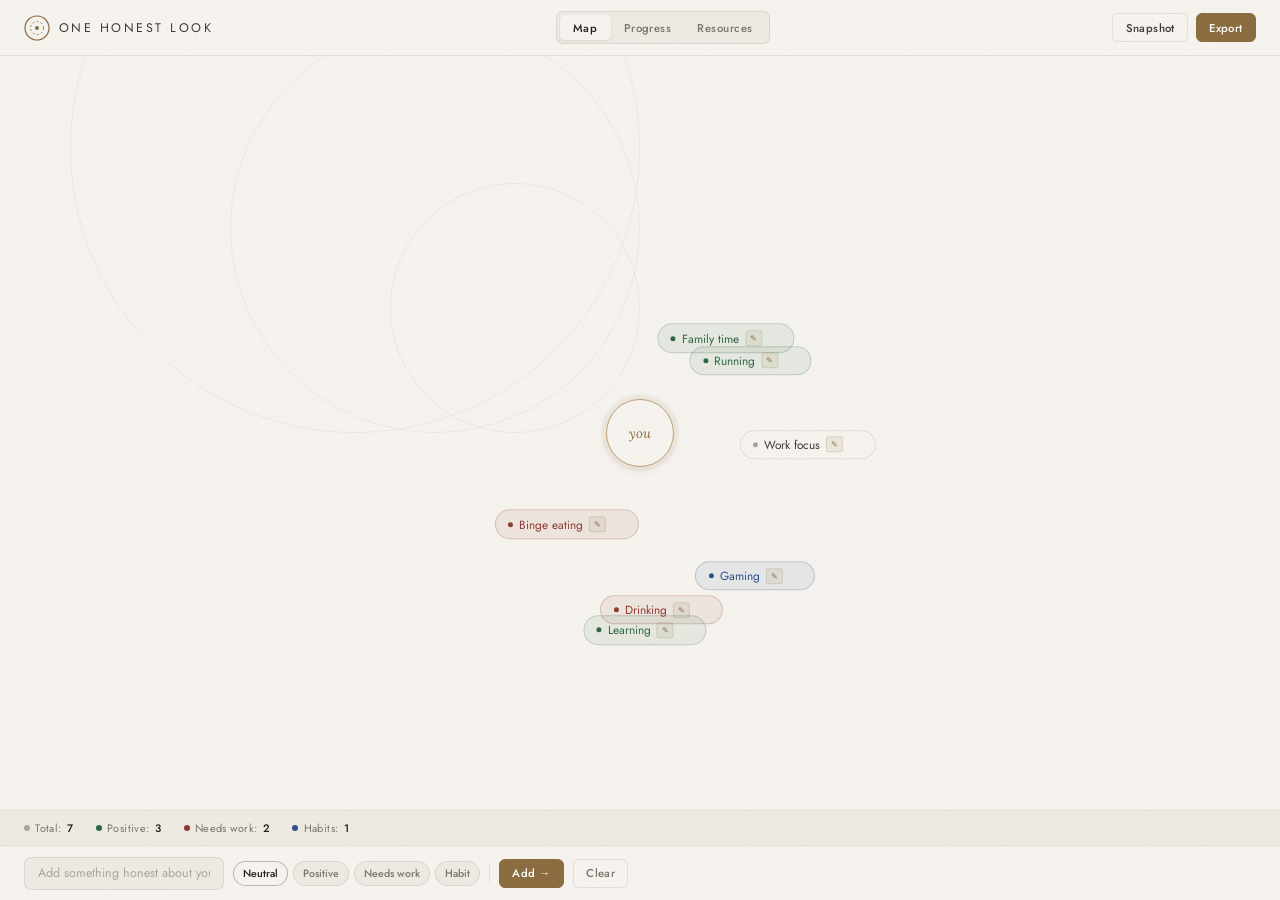
<file: src/imports/index.html>
<!DOCTYPE html>
<html lang="en">
<head>
<meta charset="UTF-8">
<meta name="viewport" content="width=device-width, initial-scale=1.0">
<title>One Honest Look</title>
<link href="https://fonts.googleapis.com/css2?family=Lora:ital,wght@0,400;0,600;1,400&family=Jost:wght@300;400;500&display=swap" rel="stylesheet">
<style>
*, *::before, *::after { box-sizing: border-box; margin: 0; padding: 0; }
:root {
  --bg:       #f6f3ee;
  --bg2:      #edeae3;
  --bg3:      #e4e0d8;
  --ink:      #1e1c18;
  --ink2:     #3c3a34;
  --ink3:     #78756c;
  --ink4:     #a9a59c;
  --rule:     rgba(30,28,24,0.09);
  --rule2:    rgba(30,28,24,0.05);
  --gold:     #8a6c3e;
  --gold-lt:  #c4a06e;
  --gold-bg:  rgba(138,108,62,0.09);
  --red:      #8c3a2e;
  --red-bg:   rgba(140,58,46,0.08);
  --red-ln:   rgba(140,58,46,0.22);
  --green:    #2e6645;
  --green-bg: rgba(46,102,69,0.08);
  --green-ln: rgba(46,102,69,0.22);
  --blue:     #2e4f8c;
  --blue-bg:  rgba(46,79,140,0.08);
  --blue-ln:  rgba(46,79,140,0.22);
  --font-h:   'Lora', Georgia, serif;
  --font-b:   'Jost', sans-serif;
  --sh:       0 2px 12px rgba(30,28,24,0.08);
  --sh-lg:    0 8px 40px rgba(30,28,24,0.14);
}
body { background:var(--bg); color:var(--ink); font-family:var(--font-b); height:100vh; overflow:hidden; display:flex; flex-direction:column; }
body::after { content:''; position:fixed; inset:0; background-image:url("data:image/svg+xml,%3Csvg xmlns='http://www.w3.org/2000/svg' width='200' height='200'%3E%3Cfilter id='n'%3E%3CfeTurbulence type='fractalNoise' baseFrequency='0.8' numOctaves='4' stitchTiles='stitch'/%3E%3C/filter%3E%3Crect width='200' height='200' filter='url(%23n)' opacity='0.022'/%3E%3C/svg%3E"); pointer-events:none; z-index:9999; }

/* ─ HEADER ─ */
header { flex-shrink:0; display:flex; align-items:center; justify-content:space-between; padding:0 1.5rem; height:56px; border-bottom:1px solid var(--rule); background:var(--bg); z-index:100; gap:1rem; }
.logo { display:flex; align-items:center; gap:0.55rem; flex-shrink:0; text-decoration:none; cursor:default; }
.logo-mark { width:26px; height:26px; flex-shrink:0; }
.logo-text { font-family:var(--font-b); font-size:0.78rem; font-weight:400; letter-spacing:0.2em; text-transform:uppercase; color:var(--ink2); }
.nav-tabs { display:flex; background:var(--bg2); border-radius:7px; padding:3px; border:1px solid var(--rule); }
.nav-tab { font-family:var(--font-b); font-size:0.71rem; font-weight:500; padding:0.3rem 0.82rem; border-radius:5px; border:none; background:none; color:var(--ink3); cursor:pointer; transition:all 0.14s; letter-spacing:0.04em; white-space:nowrap; }
.nav-tab.active { background:var(--bg); color:var(--ink); box-shadow:0 1px 3px rgba(30,28,24,0.09); }
.hdr-right { display:flex; align-items:center; gap:0.5rem; flex-shrink:0; }
.btn { font-family:var(--font-b); font-size:0.71rem; font-weight:500; padding:0.34rem 0.78rem; border-radius:6px; border:1px solid var(--rule); background:var(--bg); color:var(--ink2); cursor:pointer; letter-spacing:0.03em; transition:all 0.13s; white-space:nowrap; }
.btn:hover { background:var(--bg2); border-color:rgba(30,28,24,0.16); }
.btn.gold { background:var(--gold); color:#fff; border-color:var(--gold); }
.btn.gold:hover { background:#7a5e35; }

/* ─ VIEWS ─ */
.view { display:none; flex:1; overflow:hidden; }
.view.active { display:flex; }

/* ══ MAP ══ */
#view-map { flex-direction:column; }
#canvas-wrap { flex:1; position:relative; overflow:hidden; }
#canvas { position:absolute; inset:0; }
#lines-svg { position:absolute; inset:0; width:100%; height:100%; pointer-events:none; z-index:1; }
.you-ring { position:absolute; border-radius:50%; transform:translate(-50%,-50%); background:transparent; border:1px solid var(--rule2); pointer-events:none; z-index:0; }
.you-node { position:absolute; width:68px; height:68px; border-radius:50%; background:var(--bg); border:1.5px solid var(--gold-lt); display:flex; align-items:center; justify-content:center; transform:translate(-50%,-50%); z-index:20; pointer-events:none; box-shadow:0 0 0 5px rgba(138,108,62,0.06),var(--sh); }
.you-node span { font-family:var(--font-h); font-size:0.82rem; font-style:italic; color:var(--gold); }
.connector { stroke:var(--rule); stroke-width:1; fill:none; transition:stroke 0.2s; }
.connector.hl { stroke:var(--gold-lt); stroke-width:1.5; }
.bubble { position:absolute; border-radius:100px; padding:0.33rem 0.78rem; font-size:0.74rem; font-weight:400; cursor:grab; user-select:none; transform:translate(-50%,-50%); z-index:10; display:flex; align-items:center; gap:0.38rem; white-space:nowrap; transition:box-shadow 0.16s; animation:popIn 0.28s cubic-bezier(0.34,1.45,0.64,1) both; border:1px solid transparent; }
.bubble:hover { box-shadow:var(--sh); }
.bubble:active { cursor:grabbing; }
@keyframes popIn { from{opacity:0;transform:translate(-50%,-50%) scale(0.4)} to{opacity:1;transform:translate(-50%,-50%) scale(1)} }
.bubble.neutral  { background:var(--bg);  border-color:var(--rule);     color:var(--ink2); }
.bubble.positive { background:var(--green-bg); border-color:var(--green-ln); color:var(--green); }
.bubble.negative { background:var(--red-bg);   border-color:var(--red-ln);   color:var(--red); }
.bubble.habit    { background:var(--blue-bg);  border-color:var(--blue-ln);  color:var(--blue); }
.b-dot { width:5px; height:5px; border-radius:50%; flex-shrink:0; }
.bubble.positive .b-dot { background:var(--green); }
.bubble.negative .b-dot { background:var(--red); }
.bubble.habit    .b-dot { background:var(--blue); }
.bubble.neutral  .b-dot { background:var(--ink4); }
.del-btn { width:13px; height:13px; border-radius:50%; background:none; border:none; color:var(--ink4); font-size:10px; cursor:pointer; display:flex; align-items:center; justify-content:center; opacity:0; transition:opacity 0.12s,color 0.12s; padding:0; flex-shrink:0; }
.bubble:hover .del-btn { opacity:1; }
.del-btn:hover { color:var(--red); }
.note-badge { font-size:8px; background:var(--gold-bg); color:var(--gold); border-radius:3px; padding:1px 4px; border:1px solid rgba(138,108,62,0.18); cursor:pointer; flex-shrink:0; transition:background 0.12s; }
.note-badge:hover { background:rgba(138,108,62,0.2); }
.note-badge.yn-yes { background:var(--green-bg); color:var(--green); border-color:var(--green-ln); }
.note-badge.yn-no  { background:var(--red-bg);   color:var(--red);   border-color:var(--red-ln); }
#map-hint { position:absolute; top:50%; left:50%; transform:translate(-50%,calc(-50% + 62px)); text-align:center; pointer-events:none; z-index:2; transition:opacity 0.4s; }
#map-hint p { font-size:0.74rem; color:var(--ink4); line-height:2.1; }
#stats-strip { flex-shrink:0; display:flex; align-items:center; gap:1.4rem; padding:0 1.5rem; height:35px; border-top:1px solid var(--rule2); background:var(--bg2); font-size:0.68rem; color:var(--ink3); letter-spacing:0.04em; }
.stat-item { display:flex; align-items:center; gap:0.32rem; }
.s-dot { width:6px; height:6px; border-radius:50%; flex-shrink:0; }
.stat-val { font-weight:500; color:var(--ink); }
#add-bar { flex-shrink:0; display:flex; align-items:center; gap:0.55rem; padding:0.65rem 1.5rem; border-top:1px solid var(--rule); background:var(--bg); flex-wrap:wrap; }
#add-input { font-family:var(--font-b); font-size:0.78rem; background:var(--bg2); border:1px solid var(--rule); color:var(--ink); border-radius:7px; padding:0.4rem 0.82rem; width:200px; outline:none; transition:border-color 0.14s; }
#add-input:focus { border-color:var(--gold-lt); }
#add-input::placeholder { color:var(--ink4); }
.cat-row { display:flex; gap:0.28rem; }
.cat-chip { font-size:0.66rem; font-weight:500; padding:0.26rem 0.58rem; border-radius:100px; border:1px solid var(--rule); background:var(--bg2); color:var(--ink3); cursor:pointer; transition:all 0.12s; font-family:var(--font-b); }
.cat-chip.active-neutral  { background:var(--bg); border-color:rgba(30,28,24,0.28); color:var(--ink); }
.cat-chip.active-positive { background:var(--green-bg); border-color:var(--green-ln); color:var(--green); }
.cat-chip.active-negative { background:var(--red-bg);   border-color:var(--red-ln);   color:var(--red); }
.cat-chip.active-habit    { background:var(--blue-bg);  border-color:var(--blue-ln);  color:var(--blue); }
.vr { width:1px; height:18px; background:var(--rule); flex-shrink:0; }

/* ══ PROGRESS ══ */
#view-progress { flex-direction:column; overflow:hidden; }
.prog-scroll { flex:1; overflow-y:auto; padding:1.75rem 2rem 3rem; }
.prog-scroll-inner { max-width:860px; margin:0 auto; }
.sec-head { display:flex; align-items:flex-end; justify-content:space-between; gap:1rem; margin-bottom:1.4rem; flex-wrap:wrap; }
.sec-title { font-family:var(--font-h); font-size:1.3rem; font-style:italic; color:var(--ink); }
.sec-sub { font-size:0.72rem; color:var(--ink3); line-height:1.6; margin-top:0.15rem; }
.subsec-label { font-size:0.65rem; font-weight:500; letter-spacing:0.12em; text-transform:uppercase; color:var(--ink3); margin-bottom:0.9rem; }

/* Month nav */
.month-row { display:flex; align-items:center; gap:0.5rem; margin-bottom:1.3rem; }
.month-btn { width:26px; height:26px; border-radius:50%; background:none; border:1px solid var(--rule); color:var(--ink3); cursor:pointer; font-size:0.8rem; display:flex; align-items:center; justify-content:center; transition:all 0.12s; }
.month-btn:hover { background:var(--bg2); }
.month-label { font-family:var(--font-h); font-size:0.9rem; font-style:italic; color:var(--ink); min-width:116px; text-align:center; }

/* Tracker sections */
.tracker-block { margin-bottom:2.2rem; padding-bottom:2.2rem; border-bottom:1px solid var(--rule2); }
.tracker-block:last-child { border-bottom:none; }
.tracker-head { display:flex; align-items:center; gap:0.55rem; margin-bottom:0.7rem; flex-wrap:wrap; }
.tracker-name { font-size:0.82rem; font-weight:500; color:var(--ink); }
.t-cat { font-size:0.62rem; padding:0.13rem 0.48rem; border-radius:100px; }
.t-cat.positive { background:var(--green-bg); color:var(--green); }
.t-cat.negative { background:var(--red-bg);   color:var(--red); }
.t-cat.habit    { background:var(--blue-bg);  color:var(--blue); }
.t-cat.neutral  { background:var(--bg2);      color:var(--ink3); }
.tracker-score { font-size:0.68rem; color:var(--ink3); margin-left:auto; }
.tracker-score strong { color:var(--ink); }

/* Day grid */
.day-grid { display:flex; flex-wrap:wrap; gap:3px; margin-bottom:0.6rem; }
.day-cell { width:30px; height:30px; border-radius:5px; border:1px solid var(--rule); background:var(--bg2); display:flex; flex-direction:column; align-items:center; justify-content:center; cursor:pointer; transition:all 0.12s; flex-shrink:0; position:relative; }
.day-cell:hover:not(.future) { border-color:rgba(30,28,24,0.22); background:var(--bg3); }
.day-num { font-size:0.54rem; color:var(--ink4); line-height:1; }
.day-marker { font-size:0.68rem; line-height:1; margin-top:1px; }
.day-cell.yn-yes { background:var(--green-bg); border-color:var(--green-ln); }
.day-cell.yn-no  { background:var(--red-bg);   border-color:var(--red-ln); }
.day-cell.future { opacity:0.32; cursor:default; pointer-events:none; }
.day-cell.today  { outline:1.5px solid var(--gold-lt); outline-offset:1px; }
.day-cell[data-note]::after { content:''; position:absolute; top:2px; right:2px; width:3px; height:3px; border-radius:50%; background:var(--gold); }

/* Summary bar */
.month-bar-row { display:flex; align-items:center; gap:0.65rem; margin-bottom:0.5rem; }
.bar-wrap { flex:1; height:5px; background:var(--bg3); border-radius:100px; overflow:hidden; }
.bar-fill { height:100%; border-radius:100px; transition:width 0.45s ease; }
.bar-pct { font-size:0.68rem; font-weight:500; min-width:30px; text-align:right; }

/* Notes list */
.notes-list { margin-top:0.6rem; }
.note-row { display:flex; gap:0.6rem; padding:0.38rem 0; border-bottom:1px solid var(--rule2); align-items:flex-start; }
.note-row:last-child { border-bottom:none; }
.note-date { font-size:0.62rem; color:var(--ink4); white-space:nowrap; min-width:68px; padding-top:1px; }
.note-text { font-size:0.72rem; color:var(--ink2); line-height:1.55; flex:1; }
.note-yn { font-size:0.63rem; font-weight:500; white-space:nowrap; }
.note-yn.yes { color:var(--green); }
.note-yn.no  { color:var(--red); }

/* Snapshot cards */
.snap-grid { display:grid; grid-template-columns:repeat(auto-fill,minmax(255px,1fr)); gap:0.8rem; }
.snap-card { background:var(--bg); border:1px solid var(--rule); border-radius:10px; padding:1.05rem; position:relative; transition:box-shadow 0.16s; }
.snap-card:hover { box-shadow:var(--sh); }
.snap-date { font-size:0.62rem; color:var(--ink4); letter-spacing:0.08em; text-transform:uppercase; margin-bottom:0.5rem; }
.snap-name { font-family:var(--font-h); font-size:0.92rem; font-style:italic; color:var(--ink); margin-bottom:0.45rem; }
.snap-note { font-size:0.7rem; color:var(--ink3); margin-bottom:0.65rem; line-height:1.6; font-style:italic; }
.snap-bubbles { display:flex; flex-wrap:wrap; gap:0.28rem; margin-bottom:0.65rem; }
.snap-tag { font-size:0.62rem; padding:0.13rem 0.45rem; border-radius:100px; }
.snap-tag.neutral  { background:var(--bg2); color:var(--ink3); }
.snap-tag.positive { background:var(--green-bg); color:var(--green); }
.snap-tag.negative { background:var(--red-bg);   color:var(--red); }
.snap-tag.habit    { background:var(--blue-bg);  color:var(--blue); }
.snap-foot { display:flex; gap:0.65rem; font-size:0.64rem; color:var(--ink3); border-top:1px solid var(--rule2); padding-top:0.6rem; align-items:center; }
.snap-del { position:absolute; top:0.7rem; right:0.7rem; background:none; border:none; font-size:0.65rem; color:var(--ink4); cursor:pointer; opacity:0; transition:opacity 0.12s,color 0.12s; }
.snap-card:hover .snap-del { opacity:1; }
.snap-del:hover { color:var(--red); }
.snap-restore { font-size:0.64rem; color:var(--gold); background:none; border:none; cursor:pointer; font-family:var(--font-b); padding:0; text-decoration:underline; text-underline-offset:2px; margin-left:auto; }
.empty-state { text-align:center; padding:3rem 1rem; color:var(--ink3); }
.empty-state .ei { font-family:var(--font-h); font-size:1.6rem; font-style:italic; color:var(--ink4); display:block; margin-bottom:0.65rem; }
.empty-state p { font-size:0.76rem; line-height:1.9; }

/* ══ RESOURCES ══ */
#view-resources { flex-direction:column; overflow:hidden; }
.res-scroll { flex:1; overflow-y:auto; padding:1.75rem 2rem 3rem; }
.res-scroll-inner { max-width:860px; margin:0 auto; }
.res-filter-row { display:flex; gap:0.38rem; flex-wrap:wrap; margin-bottom:1.3rem; }
.res-chip { font-size:0.68rem; padding:0.26rem 0.68rem; border-radius:100px; border:1px solid var(--rule); background:var(--bg2); color:var(--ink3); cursor:pointer; transition:all 0.12s; font-family:var(--font-b); }
.res-chip.active,.res-chip:hover { background:var(--bg); border-color:rgba(30,28,24,0.22); color:var(--ink); box-shadow:0 1px 3px rgba(30,28,24,0.07); }
.res-grid { display:grid; grid-template-columns:repeat(auto-fill,minmax(245px,1fr)); gap:0.85rem; }
.res-card { background:var(--bg); border:1px solid var(--rule); border-radius:10px; padding:1.05rem; transition:box-shadow 0.16s,border-color 0.16s; cursor:pointer; position:relative; overflow:hidden; }
.res-card::before { content:''; position:absolute; top:0; left:0; width:3px; height:100%; }
.res-card.type-book::before     { background:var(--gold); }
.res-card.type-article::before  { background:var(--green); }
.res-card.type-practice::before { background:var(--blue); }
.res-card.type-tool::before     { background:var(--red); }
.res-card:hover { box-shadow:var(--sh); border-color:rgba(30,28,24,0.15); }
.res-type { font-size:0.6rem; letter-spacing:0.1em; text-transform:uppercase; color:var(--ink4); margin-bottom:0.3rem; font-weight:500; }
.res-name { font-family:var(--font-h); font-size:0.9rem; color:var(--ink); margin-bottom:0.28rem; line-height:1.3; }
.res-desc { font-size:0.7rem; color:var(--ink3); line-height:1.6; margin-bottom:0.7rem; }
.res-tags { display:flex; flex-wrap:wrap; gap:0.25rem; }
.res-pill { font-size:0.6rem; padding:0.12rem 0.42rem; border-radius:100px; background:var(--bg2); color:var(--ink3); border:1px solid var(--rule2); }

/* ══ MODALS ══ */
.backdrop { position:fixed; inset:0; background:rgba(28,26,22,0.4); z-index:1000; display:flex; align-items:center; justify-content:center; padding:1rem; animation:bfi 0.14s ease; }
@keyframes bfi { from{opacity:0} to{opacity:1} }
.modal { background:var(--bg); border-radius:13px; padding:1.5rem; width:100%; max-width:390px; box-shadow:var(--sh-lg); border:1px solid var(--rule); animation:bsu 0.17s cubic-bezier(0.25,0,0,1); }
.modal.wide { max-width:460px; }
@keyframes bsu { from{transform:translateY(10px);opacity:0} to{transform:translateY(0);opacity:1} }
.m-title { font-family:var(--font-h); font-size:1.05rem; font-style:italic; margin-bottom:0.2rem; }
.m-sub { font-size:0.7rem; color:var(--ink3); margin-bottom:1rem; line-height:1.6; }
.m-field { margin-bottom:0.75rem; }
.m-label { font-size:0.65rem; font-weight:500; color:var(--ink3); letter-spacing:0.08em; text-transform:uppercase; display:block; margin-bottom:0.28rem; }
.m-input { width:100%; font-family:var(--font-b); font-size:0.78rem; background:var(--bg2); border:1px solid var(--rule); color:var(--ink); border-radius:7px; padding:0.42rem 0.72rem; outline:none; transition:border-color 0.13s; }
.m-input:focus { border-color:var(--gold-lt); }
.m-ta { resize:vertical; min-height:62px; line-height:1.6; }
.m-actions { display:flex; gap:0.5rem; justify-content:flex-end; margin-top:1rem; }
.yn-row { display:flex; gap:0.55rem; margin:0.75rem 0; }
.yn-btn { flex:1; padding:0.58rem; border-radius:8px; border:1px solid var(--rule); background:var(--bg2); font-family:var(--font-b); font-size:0.78rem; font-weight:500; cursor:pointer; transition:all 0.13s; color:var(--ink3); }
.yn-btn:hover { border-color:rgba(30,28,24,0.2); }
.yn-btn.sel-yes { background:var(--green-bg); border-color:var(--green-ln); color:var(--green); }
.yn-btn.sel-no  { background:var(--red-bg);   border-color:var(--red-ln);   color:var(--red); }

::-webkit-scrollbar { width:4px; }
::-webkit-scrollbar-track { background:transparent; }
::-webkit-scrollbar-thumb { background:var(--rule); border-radius:10px; }
</style>
</head>
<body>

<header>
  <div class="logo">
    <svg class="logo-mark" viewBox="0 0 26 26" fill="none" xmlns="http://www.w3.org/2000/svg">
      <circle cx="13" cy="13" r="12" stroke="#8a6c3e" stroke-width="1.2"/>
      <circle cx="13" cy="13" r="6.5" stroke="#8a6c3e" stroke-width="0.9" stroke-dasharray="1.8 2.4"/>
      <circle cx="13" cy="13" r="2" fill="#8a6c3e"/>
    </svg>
    <span class="logo-text">One Honest Look</span>
  </div>

  <div class="nav-tabs">
    <button class="nav-tab active" onclick="switchView('map',this)">Map</button>
    <button class="nav-tab" onclick="switchView('progress',this)">Progress</button>
    <button class="nav-tab" onclick="switchView('resources',this)">Resources</button>
  </div>

  <div class="hdr-right">
    <button class="btn" onclick="openSnapModal()">Snapshot</button>
    <button class="btn gold" onclick="exportAll()">Export</button>
  </div>
</header>

<!-- MAP -->
<div id="view-map" class="view active">
  <div id="canvas-wrap">
    <div id="canvas">
      <svg id="lines-svg"></svg>
      <div id="you-node" class="you-node"><span>you</span></div>
      <div id="map-hint"><p>Add something honest about yourself below.<br>A habit, a quality, something you want to change.</p></div>
    </div>
  </div>
  <div id="stats-strip">
    <div class="stat-item"><div class="s-dot" style="background:var(--ink4)"></div>Total: <span class="stat-val" id="ct-all">0</span></div>
    <div class="stat-item"><div class="s-dot" style="background:var(--green)"></div>Positive: <span class="stat-val" id="ct-pos">0</span></div>
    <div class="stat-item"><div class="s-dot" style="background:var(--red)"></div>Needs work: <span class="stat-val" id="ct-neg">0</span></div>
    <div class="stat-item"><div class="s-dot" style="background:var(--blue)"></div>Habits: <span class="stat-val" id="ct-hab">0</span></div>
  </div>
  <div id="add-bar">
    <input id="add-input" type="text" placeholder="Add something honest about yourself…" maxlength="40">
    <div class="cat-row">
      <button class="cat-chip active-neutral" data-cat="neutral" onclick="selCat(this)">Neutral</button>
      <button class="cat-chip" data-cat="positive" onclick="selCat(this)">Positive</button>
      <button class="cat-chip" data-cat="negative" onclick="selCat(this)">Needs work</button>
      <button class="cat-chip" data-cat="habit" onclick="selCat(this)">Habit</button>
    </div>
    <div class="vr"></div>
    <button class="btn gold" onclick="addBubble()">Add →</button>
    <button class="btn" onclick="clearAll()" style="color:var(--ink3)">Clear</button>
  </div>
</div>

<!-- PROGRESS -->
<div id="view-progress" class="view">
  <div class="prog-scroll"><div class="prog-scroll-inner" id="prog-inner"></div></div>
</div>

<!-- RESOURCES -->
<div id="view-resources" class="view">
  <div class="res-scroll"><div class="res-scroll-inner">
    <div style="margin-bottom:1.4rem">
      <div class="sec-title">Resources</div>
      <div style="font-size:0.72rem;color:var(--ink3);line-height:1.6;margin-top:0.15rem">Books, practices, and tools for what's on your map.</div>
    </div>
    <div class="res-filter-row" id="res-filters"></div>
    <div class="res-grid" id="res-grid"></div>
  </div></div>
</div>

<!-- SNAPSHOT MODAL -->
<div id="snap-modal" class="backdrop" style="display:none" onclick="closeBD('snap-modal',event)">
  <div class="modal">
    <div class="m-title">Take a Snapshot</div>
    <div class="m-sub">Freeze your map right now. Come back later to see what changed.</div>
    <div class="m-field"><label class="m-label">Name</label><input class="m-input" id="sn-name" placeholder="e.g. March 2025, After the move…" maxlength="50"></div>
    <div class="m-field"><label class="m-label">Note to your future self <span style="font-weight:300;text-transform:none;letter-spacing:0">(optional)</span></label><textarea class="m-input m-ta" id="sn-note" placeholder="What are you feeling right now? What do you want to change?"></textarea></div>
    <div class="m-actions">
      <button class="btn" onclick="closeBD('snap-modal')">Cancel</button>
      <button class="btn gold" onclick="saveSnap()">Save snapshot</button>
    </div>
  </div>
</div>

<!-- DAILY NOTE MODAL -->
<div id="note-modal" class="backdrop" style="display:none" onclick="closeBD('note-modal',event)">
  <div class="modal wide">
    <div class="m-title" id="note-m-title">Daily note</div>
    <div class="m-sub" id="note-m-date"></div>
    <div class="m-field">
      <label class="m-label">Did you make progress today?</label>
      <div class="yn-row">
        <button class="yn-btn" id="yn-yes" onclick="selYN('yes')">✓ &nbsp;Yes</button>
        <button class="yn-btn" id="yn-no"  onclick="selYN('no')">✕ &nbsp;No</button>
      </div>
    </div>
    <div class="m-field"><label class="m-label">Note <span style="font-weight:300;text-transform:none;letter-spacing:0">(optional)</span></label><textarea class="m-input m-ta" id="note-text" placeholder="What happened? How did it go?"></textarea></div>
    <div class="m-actions">
      <button class="btn" onclick="closeBD('note-modal')">Cancel</button>
      <button class="btn gold" onclick="saveNote()">Save</button>
    </div>
  </div>
</div>

<!-- RESOURCE MODAL -->
<div id="res-modal" class="backdrop" style="display:none" onclick="closeBD('res-modal',event)">
  <div class="modal wide">
    <div id="res-modal-body"></div>
    <div class="m-actions"><button class="btn" onclick="closeBD('res-modal')">Close</button></div>
  </div>
</div>

<script>
// ── STATE ──
let bubbles   = [];
let snapshots = [];
let logs      = {}; // key: `${bubbleId}_${YYYY-MM-DD}` → { yn, note }
let selCatVal = 'neutral';
let noteCtx   = null; // { bubbleId, dateStr }
let curYN     = null;
let viewMonth = { y: new Date().getFullYear(), m: new Date().getMonth() };

// ── STORAGE ──
const persist = () => {
  try {
    localStorage.setItem('ohl3-b', JSON.stringify(bubbles));
    localStorage.setItem('ohl3-s', JSON.stringify(snapshots));
    localStorage.setItem('ohl3-l', JSON.stringify(logs));
  } catch(e) {}
};
const loadData = () => {
  try {
    const b = localStorage.getItem('ohl3-b');
    const s = localStorage.getItem('ohl3-s');
    const l = localStorage.getItem('ohl3-l');
    if (b) bubbles   = JSON.parse(b);
    if (s) snapshots = JSON.parse(s);
    if (l) logs      = JSON.parse(l);
  } catch(e) {}
};

// ── VIEWS ──
function switchView(id, btn) {
  document.querySelectorAll('.view').forEach(v => v.classList.remove('active'));
  document.querySelectorAll('.nav-tab').forEach(t => t.classList.remove('active'));
  document.getElementById('view-' + id).classList.add('active');
  btn.classList.add('active');
  if (id === 'progress')  renderProgress();
  if (id === 'resources') renderResources();
}

// ── CANVAS ──
const canvasEl = document.getElementById('canvas');
const youEl    = document.getElementById('you-node');
const svgEl    = document.getElementById('lines-svg');
const hintEl   = document.getElementById('map-hint');

const ctr = () => {
  const r = canvasEl.getBoundingClientRect();
  return { x: r.width / 2, y: r.height / 2 };
};

function placeYou() {
  const c = ctr();
  youEl.style.left = c.x + 'px';
  youEl.style.top  = c.y + 'px';
  document.querySelectorAll('.you-ring').forEach(r => r.remove());
  [125, 205, 285].forEach(r => {
    const ring = document.createElement('div');
    ring.className = 'you-ring';
    ring.style.cssText = `left:${c.x}px;top:${c.y}px;width:${r*2}px;height:${r*2}px;margin-left:${-r}px;margin-top:${-r}px;`;
    canvasEl.insertBefore(ring, canvasEl.firstChild);
  });
}

function rndPos() {
  const c = ctr();
  const a = Math.random() * Math.PI * 2;
  const r = 112 + Math.random() * 100;
  return {
    x: Math.max(55, Math.min(c.x*2-55, c.x + Math.cos(a)*r)),
    y: Math.max(55, Math.min(c.y*2-55, c.y + Math.sin(a)*r))
  };
}

function renderMap() {
  document.querySelectorAll('.bubble').forEach(e => e.remove());
  svgEl.innerHTML = '';
  bubbles.forEach(b => drawBubble(b, false));
  updateStats();
  hintEl.style.opacity = bubbles.length === 0 ? '1' : '0';
}

function drawBubble(b, animate) {
  const c = ctr();
  const ln = document.createElementNS('http://www.w3.org/2000/svg','line');
  ln.setAttribute('x1', c.x); ln.setAttribute('y1', c.y);
  ln.setAttribute('x2', b.x); ln.setAttribute('y2', b.y);
  ln.className = 'connector'; ln.id = 'ln-' + b.id;
  svgEl.appendChild(ln);

  const el = document.createElement('div');
  el.className = 'bubble ' + b.cat;
  el.id = 'bbl-' + b.id;
  el.style.left = b.x + 'px';
  el.style.top  = b.y + 'px';
  if (!animate) el.style.animation = 'none';

  const dot = document.createElement('span'); dot.className = 'b-dot'; el.appendChild(dot);
  const lbl = document.createElement('span'); lbl.textContent = b.label; el.appendChild(lbl);

  // Today's log badge
  const todayKey = logKey(b.id, todayStr());
  const todayLog = logs[todayKey];
  const badge = document.createElement('span');
  badge.className = 'note-badge' + (todayLog?.yn === 'yes' ? ' yn-yes' : todayLog?.yn === 'no' ? ' yn-no' : '');
  badge.textContent = todayLog?.yn === 'yes' ? '✓' : todayLog?.yn === 'no' ? '✕' : '✎';
  badge.title = 'Log today';
  badge.addEventListener('click', e => { e.stopPropagation(); openNoteModal(b.id, todayStr()); });
  el.appendChild(badge);

  const del = document.createElement('button');
  del.className = 'del-btn'; del.innerHTML = '×';
  del.addEventListener('click', e => { e.stopPropagation(); removeBubble(b.id); });
  el.appendChild(del);

  attachDrag(el, b);
  canvasEl.appendChild(el);
}

function attachDrag(el, b) {
  let active = false;
  const isCtrl = t => ['del-btn','note-badge'].some(c => t.classList.contains(c));
  const start  = (cx, cy) => { active = true; el.style.zIndex = 30; document.getElementById('ln-'+b.id)?.classList.add('hl'); };
  const move   = (cx, cy) => {
    if (!active) return;
    const cr = canvasEl.getBoundingClientRect();
    b.x = Math.max(50, Math.min(cr.width-50,  cx - cr.left));
    b.y = Math.max(50, Math.min(cr.height-50, cy - cr.top));
    el.style.left = b.x+'px'; el.style.top = b.y+'px';
    const ln = document.getElementById('ln-'+b.id);
    const c = ctr();
    if (ln) { ln.setAttribute('x2', b.x); ln.setAttribute('y2', b.y); }
  };
  const end = () => { if (!active) return; active = false; el.style.zIndex = 10; document.getElementById('ln-'+b.id)?.classList.remove('hl'); persist(); };
  el.addEventListener('mousedown', e => { if (!isCtrl(e.target)) start(e.clientX, e.clientY); });
  document.addEventListener('mousemove', e => move(e.clientX, e.clientY));
  document.addEventListener('mouseup', end);
  el.addEventListener('touchstart', e => { if (!isCtrl(e.target)) { start(e.touches[0].clientX, e.touches[0].clientY); e.preventDefault(); } }, {passive:false});
  document.addEventListener('touchmove', e => { if (active) { move(e.touches[0].clientX, e.touches[0].clientY); e.preventDefault(); } }, {passive:false});
  document.addEventListener('touchend', end);
}

function addBubble() {
  const inp = document.getElementById('add-input');
  const lbl = inp.value.trim();
  if (!lbl) { inp.focus(); return; }
  const p = rndPos();
  const b = { id: Date.now() + Math.random(), label: lbl, cat: selCatVal, x: p.x, y: p.y };
  bubbles.push(b);
  drawBubble(b, true);
  updateStats();
  hintEl.style.opacity = '0';
  persist(); inp.value = ''; inp.focus();
}

function removeBubble(id) {
  bubbles = bubbles.filter(b => b.id !== id);
  document.getElementById('bbl-'+id)?.remove();
  document.getElementById('ln-'+id)?.remove();
  updateStats();
  if (!bubbles.length) hintEl.style.opacity = '1';
  persist();
}

function clearAll() {
  if (!confirm('Clear your entire map?')) return;
  bubbles = []; renderMap(); persist();
}

function updateStats() {
  document.getElementById('ct-all').textContent = bubbles.length;
  document.getElementById('ct-pos').textContent = bubbles.filter(b=>b.cat==='positive').length;
  document.getElementById('ct-neg').textContent = bubbles.filter(b=>b.cat==='negative').length;
  document.getElementById('ct-hab').textContent = bubbles.filter(b=>b.cat==='habit').length;
}

function selCat(btn) {
  document.querySelectorAll('.cat-chip').forEach(c => c.className = 'cat-chip');
  selCatVal = btn.dataset.cat;
  btn.className = 'cat-chip active-' + selCatVal;
}

// ── DAILY LOG ──
const todayStr = () => new Date().toISOString().slice(0,10);
const logKey   = (id, d) => `${id}_${d}`;

function openNoteModal(bubbleId, dateStr) {
  noteCtx = { bubbleId, dateStr };
  curYN   = null;
  const b    = bubbles.find(x => x.id == bubbleId);
  const prev = logs[logKey(bubbleId, dateStr)];
  document.getElementById('note-m-title').textContent = b ? b.label : 'Daily note';
  const d = new Date(dateStr + 'T12:00:00');
  document.getElementById('note-m-date').textContent = d.toLocaleDateString('en-US',{weekday:'long',month:'long',day:'numeric',year:'numeric'});
  document.getElementById('note-text').value = prev?.note || '';
  curYN = prev?.yn || null;
  document.getElementById('yn-yes').className = 'yn-btn' + (curYN==='yes' ? ' sel-yes' : '');
  document.getElementById('yn-no').className  = 'yn-btn' + (curYN==='no'  ? ' sel-no'  : '');
  document.getElementById('note-modal').style.display = 'flex';
  setTimeout(() => document.getElementById('note-text').focus(), 80);
}

function selYN(val) {
  curYN = val;
  document.getElementById('yn-yes').className = 'yn-btn' + (val==='yes' ? ' sel-yes' : '');
  document.getElementById('yn-no').className  = 'yn-btn' + (val==='no'  ? ' sel-no'  : '');
}

function saveNote() {
  if (!noteCtx) return;
  const note = document.getElementById('note-text').value.trim();
  if (!curYN && !note) { closeBD('note-modal'); return; }
  const key = logKey(noteCtx.bubbleId, noteCtx.dateStr);
  logs[key] = { yn: curYN, note };
  persist();
  // Refresh badge if today
  if (noteCtx.dateStr === todayStr()) {
    const badge = document.querySelector(`#bbl-${noteCtx.bubbleId} .note-badge`);
    if (badge) {
      badge.className = 'note-badge' + (curYN==='yes' ? ' yn-yes' : curYN==='no' ? ' yn-no' : '');
      badge.textContent = curYN==='yes' ? '✓' : curYN==='no' ? '✕' : '✎';
    }
  }
  closeBD('note-modal');
  if (document.getElementById('view-progress').classList.contains('active')) renderProgress();
}

// ── PROGRESS ──
function renderProgress() {
  const inner = document.getElementById('prog-inner');
  inner.innerHTML = '';

  // Header
  inner.insertAdjacentHTML('beforeend', `
    <div class="sec-head">
      <div><div class="sec-title">Progress</div><div class="sec-sub">Daily tracking across every bubble, plus map snapshots.</div></div>
      <button class="btn gold" onclick="openSnapModal()">+ Snapshot</button>
    </div>`);

  // ── Daily tracker ──
  inner.insertAdjacentHTML('beforeend', `<div class="subsec-label">Daily Tracker</div>`);

  // Month nav
  const MONTHS = ['January','February','March','April','May','June','July','August','September','October','November','December'];
  const mnav = document.createElement('div');
  mnav.className = 'month-row';
  mnav.innerHTML = `
    <button class="month-btn" onclick="chgMonth(-1)">‹</button>
    <span class="month-label">${MONTHS[viewMonth.m]} ${viewMonth.y}</span>
    <button class="month-btn" onclick="chgMonth(1)">›</button>`;
  inner.appendChild(mnav);

  if (!bubbles.length) {
    inner.insertAdjacentHTML('beforeend',`<div class="empty-state"><span class="ei">—</span><p>Add bubbles to your map first,<br>then track your daily progress here.</p></div>`);
  } else {
    bubbles.forEach(b => inner.appendChild(buildTrackerBlock(b)));
  }

  // ── Snapshots ──
  inner.insertAdjacentHTML('beforeend',`<div class="subsec-label" style="margin-top:2.5rem">Map Snapshots</div>`);

  if (!snapshots.length) {
    inner.insertAdjacentHTML('beforeend',`<div class="empty-state"><span class="ei">—</span><p>No snapshots yet.<br>Hit <strong>Snapshot</strong> in the header to freeze your map.</p></div>`);
  } else {
    const grid = document.createElement('div');
    grid.className = 'snap-grid';
    snapshots.forEach(snap => {
      const pos = snap.bubbles.filter(b=>b.cat==='positive').length;
      const neg = snap.bubbles.filter(b=>b.cat==='negative').length;
      const card = document.createElement('div');
      card.className = 'snap-card';
      card.innerHTML = `
        <button class="snap-del" onclick="delSnap(${snap.id})">✕</button>
        <div class="snap-date">${fmtDate(new Date(snap.date))}</div>
        <div class="snap-name">${esc(snap.name)}</div>
        ${snap.note?`<div class="snap-note">"${esc(snap.note)}"</div>`:''}
        <div class="snap-bubbles">${snap.bubbles.map(b=>`<span class="snap-tag ${b.cat}">${esc(b.label)}</span>`).join('')}</div>
        <div class="snap-foot">
          <span>${snap.bubbles.length} items</span>
          <span style="color:var(--green)">${pos} positive</span>
          <span style="color:var(--red)">${neg} needs work</span>
          <button class="snap-restore" onclick="restoreSnap(${snap.id})">Restore →</button>
        </div>`;
      grid.appendChild(card);
    });
    inner.appendChild(grid);
  }
}

function buildTrackerBlock(b) {
  const { y, m } = viewMonth;
  const dim   = new Date(y, m+1, 0).getDate();
  const now   = new Date();
  const todayISO = todayStr();

  let yesN = 0, noN = 0;
  for (let d = 1; d <= dim; d++) {
    const l = logs[logKey(b.id, mkDate(y,m,d))];
    if (l?.yn === 'yes') yesN++;
    else if (l?.yn === 'no') noN++;
  }
  const logged = yesN + noN;
  const pct    = logged ? Math.round((yesN/logged)*100) : 0;
  const barColor = pct >= 60 ? 'var(--green)' : pct >= 30 ? 'var(--gold)' : 'var(--red)';

  const block = document.createElement('div');
  block.className = 'tracker-block';

  // Head
  block.insertAdjacentHTML('beforeend',`
    <div class="tracker-head">
      <span class="tracker-name">${esc(b.label)}</span>
      <span class="t-cat ${b.cat}">${b.cat}</span>
      <span class="tracker-score"><strong>${yesN}</strong>/${logged} logged &nbsp;·&nbsp; ${pct}% yes</span>
    </div>`);

  // Day grid
  const grid = document.createElement('div');
  grid.className = 'day-grid';
  for (let d = 1; d <= dim; d++) {
    const ds  = mkDate(y,m,d);
    const log = logs[logKey(b.id, ds)];
    const isFuture = ds > todayISO;
    const isToday  = ds === todayISO;
    const cell = document.createElement('div');
    cell.className = 'day-cell' + (log?.yn ? ` yn-${log.yn}` : '') + (isFuture ? ' future' : '') + (isToday ? ' today' : '');
    if (log?.note) cell.dataset.note = '1';
    cell.innerHTML = `<span class="day-num">${d}</span><span class="day-marker">${log?.yn === 'yes' ? '✓' : log?.yn === 'no' ? '✕' : ''}</span>`;
    if (!isFuture) cell.addEventListener('click', () => openNoteModal(b.id, ds));
    grid.appendChild(cell);
  }
  block.appendChild(grid);

  // Progress bar
  block.insertAdjacentHTML('beforeend',`
    <div class="month-bar-row">
      <div class="bar-wrap"><div class="bar-fill" style="width:${pct}%;background:${barColor}"></div></div>
      <span class="bar-pct" style="color:${barColor}">${logged ? pct+'%' : '—'}</span>
    </div>`);

  // Notes for month
  const monthNotes = [];
  for (let d = 1; d <= dim; d++) {
    const ds = mkDate(y,m,d);
    const l  = logs[logKey(b.id, ds)];
    if (l?.yn || l?.note) monthNotes.push({ ds, ...l });
  }
  if (monthNotes.length) {
    const nl = document.createElement('div');
    nl.className = 'notes-list';
    monthNotes.slice().reverse().forEach(e => {
      const dt = new Date(e.ds + 'T12:00:00');
      nl.insertAdjacentHTML('beforeend',`
        <div class="note-row">
          <span class="note-date">${dt.toLocaleDateString('en-US',{month:'short',day:'numeric'})}</span>
          <span class="note-text">${e.note ? esc(e.note) : '<em style="color:var(--ink4)">No note written</em>'}</span>
          ${e.yn ? `<span class="note-yn ${e.yn}">${e.yn==='yes'?'✓ Yes':'✕ No'}</span>` : ''}
        </div>`);
    });
    block.appendChild(nl);
  }

  return block;
}

function chgMonth(dir) {
  viewMonth.m += dir;
  if (viewMonth.m < 0)  { viewMonth.m = 11; viewMonth.y--; }
  if (viewMonth.m > 11) { viewMonth.m = 0;  viewMonth.y++; }
  renderProgress();
}

function mkDate(y, m, d) {
  return `${y}-${String(m+1).padStart(2,'0')}-${String(d).padStart(2,'0')}`;
}

// ── SNAPSHOTS ──
function openSnapModal() {
  document.getElementById('sn-name').value = '';
  document.getElementById('sn-note').value = '';
  document.getElementById('snap-modal').style.display = 'flex';
  setTimeout(() => document.getElementById('sn-name').focus(), 80);
}
function saveSnap() {
  if (!bubbles.length) { alert('Your map is empty — add some bubbles first.'); return; }
  const name = document.getElementById('sn-name').value.trim() || fmtDate(new Date());
  const note = document.getElementById('sn-note').value.trim();
  snapshots.unshift({ id: Date.now(), name, note, date: new Date().toISOString(), bubbles: JSON.parse(JSON.stringify(bubbles)) });
  persist(); closeBD('snap-modal');
  switchView('progress', document.querySelectorAll('.nav-tab')[1]);
}
function delSnap(id) {
  if (!confirm('Delete this snapshot?')) return;
  snapshots = snapshots.filter(s => s.id !== id);
  persist(); renderProgress();
}
function restoreSnap(id) {
  const snap = snapshots.find(s => s.id === id);
  if (!snap || !confirm(`Restore "${snap.name}"? Your current map will be replaced.`)) return;
  bubbles = JSON.parse(JSON.stringify(snap.bubbles));
  persist();
  switchView('map', document.querySelectorAll('.nav-tab')[0]);
  setTimeout(() => { placeYou(); renderMap(); }, 80);
}

// ── RESOURCES ──
const RES = [
  {id:1,name:"Atomic Habits",type:"book",desc:"How tiny behavioral changes compound into identity-level transformation. The best single book on habit change.",tags:["habits","negative","self-improvement"]},
  {id:2,name:"The Body Keeps the Score",type:"book",desc:"Explores how trauma and chronic stress live in the body — essential if any of your bubbles go back a long way.",tags:["mental health","negative","self-awareness"]},
  {id:3,name:"Daily journaling",type:"practice",desc:"10 minutes each morning. Write what your map looked like yesterday, what you did, what you'd change.",tags:["self-awareness","habits"]},
  {id:4,name:"Dopamine Nation",type:"book",desc:"A sober clinical look at compulsive behavior and the pleasure-pain balance. Relevant for any addictive pattern.",tags:["negative","habits"]},
  {id:5,name:"CBT thought record",type:"practice",desc:"Map the thought → feeling → behavior loop driving the patterns you want to change.",tags:["mental health","negative","self-awareness"]},
  {id:6,name:"Weekly review",type:"practice",desc:"A structured 20-minute review: what drained you, what energized you, what you avoided, what you'll do differently.",tags:["self-awareness","habits","positive"]},
  {id:7,name:"Huberman sleep protocol",type:"tool",desc:"Andrew Huberman's evidence-based sleep stack. The foundation beneath every other bubble.",tags:["habits","health"]},
  {id:8,name:"Boundaries book",type:"book",desc:"For relationship patterns that keep showing up despite wanting to change them.",tags:["relationships","negative","self-awareness"]},
  {id:9,name:"20-min daily exercise",type:"practice",desc:"The easiest green bubble to add. Even 20 minutes 3× a week reshapes mood, discipline, and self-image.",tags:["positive","habits","health"]},
  {id:10,name:"Digital detox experiment",type:"practice",desc:"Remove every app you suspect is filling a void for one week. See what surfaces underneath.",tags:["habits","negative"]},
  {id:11,name:"Therapy",type:"tool",desc:"Some bubbles are too heavy to move alone. A professional can help you understand the roots.",tags:["mental health","any","negative"]},
  {id:12,name:"Mindfulness basics",type:"practice",desc:"Even 5 minutes of deliberate stillness a day builds the self-awareness muscle this whole app depends on.",tags:["self-awareness","habits","positive"]},
];
const RES_TYPES = ['All','book','article','practice','tool'];
let activeRes = 'All';

function renderResources() {
  const fr = document.getElementById('res-filters');
  fr.innerHTML = '';
  RES_TYPES.forEach(t => {
    const btn = document.createElement('button');
    btn.className = 'res-chip' + (t === activeRes ? ' active' : '');
    btn.textContent = t === 'All' ? 'All' : t.charAt(0).toUpperCase()+t.slice(1);
    btn.onclick = () => { activeRes = t; renderResources(); };
    fr.appendChild(btn);
  });
  const grid = document.getElementById('res-grid');
  grid.innerHTML = '';
  (activeRes === 'All' ? RES : RES.filter(r => r.type === activeRes)).forEach(r => {
    const card = document.createElement('div');
    card.className = `res-card type-${r.type}`;
    card.innerHTML = `<div class="res-type">${r.type}</div><div class="res-name">${esc(r.name)}</div><div class="res-desc">${esc(r.desc)}</div><div class="res-tags">${r.tags.map(t=>`<span class="res-pill">${t}</span>`).join('')}</div>`;
    card.onclick = () => {
      document.getElementById('res-modal-body').innerHTML = `
        <div class="m-title">${esc(r.name)}</div>
        <div style="font-size:0.62rem;letter-spacing:0.1em;text-transform:uppercase;color:var(--ink4);margin-bottom:0.9rem;font-weight:500">${r.type}</div>
        <div style="font-size:0.8rem;color:var(--ink2);line-height:1.75;margin-bottom:1.1rem">${esc(r.desc)}</div>
        <div class="res-tags" style="margin-bottom:1rem">${r.tags.map(t=>`<span class="res-pill">${t}</span>`).join('')}</div>
        <div style="font-size:0.7rem;color:var(--ink4);line-height:1.65;padding:0.65rem 0.8rem;background:var(--bg2);border-radius:7px;border:1px solid var(--rule2)">Affiliate links will appear here when the site is live. For now, search the title to find it.</div>`;
      document.getElementById('res-modal').style.display = 'flex';
    };
    grid.appendChild(card);
  });
}

// ── MODALS ──
function closeBD(id, evt) {
  if (evt && !evt.target.classList.contains('backdrop')) return;
  document.getElementById(id).style.display = 'none';
}

// ── EXPORT ──
function exportAll() {
  const blob = new Blob([JSON.stringify({bubbles,snapshots,logs,exported:new Date().toISOString()},null,2)],{type:'application/json'});
  const a = document.createElement('a');
  a.href = URL.createObjectURL(blob);
  a.download = 'one-honest-look-' + todayStr() + '.json';
  a.click();
}

// ── UTILS ──
function fmtDate(d) { return d.toLocaleDateString('en-US',{month:'long',day:'numeric',year:'numeric'}); }
function esc(s) { return String(s).replace(/&/g,'&amp;').replace(/</g,'&lt;').replace(/>/g,'&gt;').replace(/"/g,'&quot;'); }

// ── SEED ──
function seed() {
  if (bubbles.length) return;
  [{label:'Family time',cat:'positive'},{label:'Running',cat:'positive'},{label:'Drinking',cat:'negative'},{label:'Gaming',cat:'habit'},{label:'Work focus',cat:'neutral'},{label:'Binge eating',cat:'negative'},{label:'Learning',cat:'positive'}]
    .forEach(d => { const p = rndPos(); bubbles.push({id:Date.now()+Math.random(),...d,x:p.x,y:p.y}); });
}

document.getElementById('add-input').addEventListener('keydown', e => { if(e.key==='Enter') addBubble(); });
window.addEventListener('resize', placeYou);

// ── INIT ──
loadData();
setTimeout(() => { placeYou(); if (!bubbles.length) seed(); renderMap(); }, 80);
</script>
</body>
</html>
</file>
